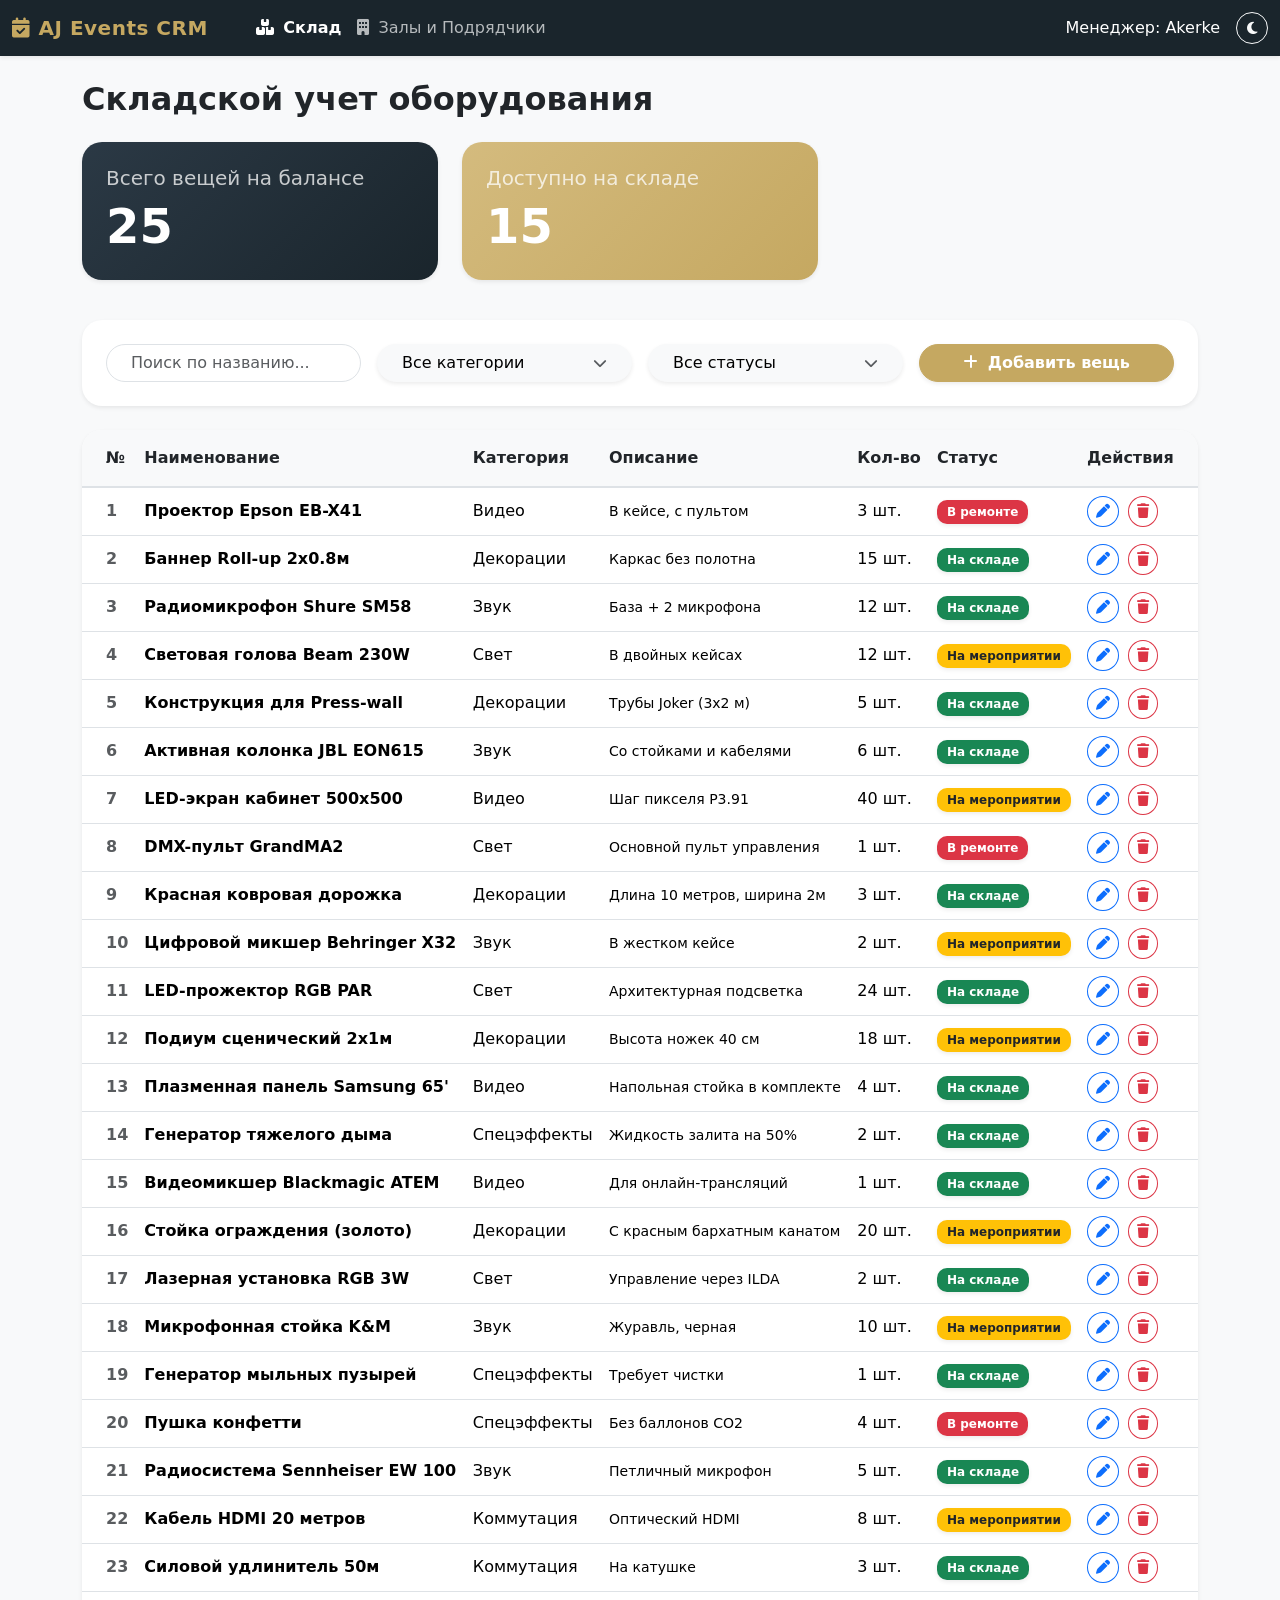
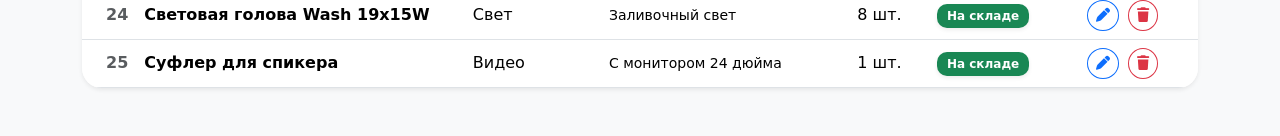
<file: index.html>
<!DOCTYPE html>
<html lang="ru">
<head>
    <meta charset="UTF-8">
    <meta name="viewport" content="width=device-width, initial-scale=1.0">
    <title>AJ Events - Web-CRM</title>
    
    <script>
        let savedTheme = localStorage.getItem('crm_theme') || 'light';
        document.documentElement.setAttribute('data-bs-theme', savedTheme);
    </script>

    <link href="https://cdn.jsdelivr.net/npm/bootstrap@5.3.0/dist/css/bootstrap.min.css" rel="stylesheet">
    <link rel="stylesheet" href="https://cdnjs.cloudflare.com/ajax/libs/font-awesome/6.4.0/css/all.min.css">
    <link rel="stylesheet" href="style.css">
</head>
<body class="bg-body-tertiary">

    <nav class="navbar navbar-expand-lg navbar-dark brand-navbar shadow-sm position-relative" style="z-index: 1000;">
        <div class="container-fluid">
            <a class="navbar-brand" href="index.html"><i class="fa-solid fa-calendar-check me-2"></i>AJ Events CRM</a>
            <button class="navbar-toggler" type="button" data-bs-toggle="collapse" data-bs-target="#navbarNav">
                <span class="navbar-toggler-icon"></span>
            </button>
            <div class="collapse navbar-collapse" id="navbarNav">
                <ul class="navbar-nav me-auto mb-2 mb-lg-0 ms-lg-4">
                    <li class="nav-item">
                        <a class="nav-link active fw-bold" href="index.html"><i class="fa-solid fa-boxes-stacked me-1"></i> Склад</a>
                    </li>
                    <li class="nav-item">
                        <a class="nav-link text-light" style="opacity: 0.7;" href="venues.html"><i class="fa-solid fa-building me-1"></i> Залы и Подрядчики</a>
                    </li>
                </ul>
                <div class="d-flex align-items-center mt-2 mt-lg-0">
                    <span class="navbar-text text-white me-3">
                        Менеджер: Akerke
                    </span>
                    <button class="btn btn-outline-light btn-sm rounded-circle position-relative" id="themeToggle" title="Сменить тему" style="width: 32px; height: 32px; z-index: 1000;">
                        <i class="fa-solid fa-moon"></i>
                    </button>
                </div>
            </div>
        </div>
    </nav>

    <div class="container mt-4 position-relative" style="z-index: 10;">
        <h2 class="mb-4 fw-bold">Складской учет оборудования</h2>

        <div class="row mb-4">
            <div class="col-md-4">
                <div class="card brand-card-blue text-white mb-3 shadow-sm custom-rounded border-0 card-hover">
                    <div class="card-body p-4">
                        <h5 class="card-title opacity-75">Всего вещей на балансе</h5>
                        <h2 id="totalItems" class="fw-bold mb-0 display-5">0</h2>
                    </div>
                </div>
            </div>
            <div class="col-md-4">
                <div class="card brand-card-gold text-white mb-3 shadow-sm custom-rounded border-0 card-hover">
                    <div class="card-body p-4">
                        <h5 class="card-title opacity-75">Доступно на складе</h5>
                        <h2 id="availableItems" class="fw-bold mb-0 display-5">0</h2>
                    </div>
                </div>
            </div>
        </div>

        <div class="card shadow-sm mb-4 border-0 bg-body custom-rounded">
            <div class="card-body row align-items-center g-3 p-4">
                <div class="col-md-3">
                    <input type="text" id="searchInput" class="form-control rounded-pill px-4" placeholder="Поиск по названию...">
                </div>
                
                <div class="col-md-3">
                    <div class="dropdown w-100">
                        <button class="btn btn-light w-100 text-start d-flex justify-content-between align-items-center rounded-pill px-4 shadow-sm custom-select-btn" type="button" data-bs-toggle="dropdown" id="catBtn">
                            <span id="catText">Все категории</span>
                            <i class="fa-solid fa-chevron-down text-muted small"></i>
                        </button>
                        <ul class="dropdown-menu w-100 shadow-lg border-0 custom-dropdown-menu dropdown-anim" id="filterCategoryMenu"></ul>
                    </div>
                    <input type="hidden" id="filterCategory" value="All">
                </div>

                <div class="col-md-3">
                    <div class="dropdown w-100">
                        <button class="btn btn-light w-100 text-start d-flex justify-content-between align-items-center rounded-pill px-4 shadow-sm custom-select-btn" type="button" data-bs-toggle="dropdown" id="statBtn">
                            <span id="statText">Все статусы</span>
                            <i class="fa-solid fa-chevron-down text-muted small"></i>
                        </button>
                        <ul class="dropdown-menu w-100 shadow-lg border-0 custom-dropdown-menu dropdown-anim" id="filterStatusMenu"></ul>
                    </div>
                    <input type="hidden" id="filterStatus" value="All">
                </div>

                <div class="col-md-3 text-end">
                    <button class="btn btn-brand-gold w-100 fw-bold rounded-pill shadow-sm" id="openAddModalBtn">
                        <i class="fa-solid fa-plus me-1"></i> Добавить вещь
                    </button>
                </div>
            </div>
        </div>

        <div class="card shadow-sm border-0 bg-body custom-rounded overflow-hidden mb-5">
            <div class="card-body p-0 table-responsive">
                <table class="table table-hover mb-0 align-middle">
                    <thead class="custom-thead">
                        <tr>
                            <th class="ps-4">№</th>
                            <th>Наименование</th>
                            <th>Категория</th>
                            <th>Описание</th>
                            <th>Кол-во</th>
                            <th>Статус</th>
                            <th class="pe-4">Действия</th>
                        </tr>
                    </thead>
                    <tbody id="inventoryTable">
                    </tbody>
                </table>
            </div>
        </div>
    </div>

    <div class="modal fade" id="itemModal" tabindex="-1">
        <div class="modal-dialog modal-dialog-centered">
            <div class="modal-content custom-rounded border-0 shadow-lg modal-anim">
                <div class="modal-header border-0 pb-0">
                    <h5 class="modal-title fw-bold fs-4" id="modalTitle">Новое оборудование</h5>
                    <button type="button" class="btn-close" data-bs-dismiss="modal"></button>
                </div>
                <div class="modal-body">
                    <form id="itemForm">
                        <input type="hidden" id="itemId">
                        <div class="mb-3">
                            <label class="form-label text-muted small fw-bold text-uppercase ms-2">Наименование</label>
                            <input type="text" class="form-control rounded-pill px-3" id="itemName" required>
                        </div>
                        <div class="mb-3">
                            <label class="form-label text-muted small fw-bold text-uppercase ms-2">Категория (Выберите или впишите)</label>
                            <input type="text" class="form-control rounded-pill px-3" id="itemCategory" list="categoryList" placeholder="Например: Мебель" required>
                            <datalist id="categoryList"></datalist>
                        </div>
                        <div class="mb-3">
                            <label class="form-label text-muted small fw-bold text-uppercase ms-2">Описание</label>
                            <textarea class="form-control custom-rounded p-3" id="itemDesc" rows="2" placeholder="Комплектация, комментарий..."></textarea>
                        </div>
                        <div class="row">
                            <div class="col-md-6 mb-3">
                                <label class="form-label text-muted small fw-bold text-uppercase ms-2">Кол-во</label>
                                <input type="number" class="form-control rounded-pill px-3" id="itemQty" min="1" required>
                            </div>
                            <div class="col-md-6 mb-3">
                                <label class="form-label text-muted small fw-bold text-uppercase ms-2">Статус (Выберите или впишите)</label>
                                <input type="text" class="form-control rounded-pill px-3" id="itemStatus" list="statusList" placeholder="Например: Списано" required>
                                <datalist id="statusList"></datalist>
                            </div>
                        </div>
                    </form>
                </div>
                <div class="modal-footer border-0 pt-0">
                    <button type="button" class="btn btn-light rounded-pill px-4" data-bs-dismiss="modal">Отмена</button>
                    <button type="button" class="btn btn-brand-gold rounded-pill px-4 fw-bold" id="saveItemBtn">Сохранить</button>
                </div>
            </div>
        </div>
    </div>

    <div class="modal fade" id="deleteModal" tabindex="-1">
        <div class="modal-dialog modal-dialog-centered modal-sm">
            <div class="modal-content custom-rounded border-0 shadow-lg modal-anim text-center p-4">
                <div class="modal-body p-0">
                    <div class="mb-3">
                        <div class="d-inline-flex align-items-center justify-content-center bg-danger bg-opacity-10 text-danger rounded-circle" style="width: 80px; height: 80px;">
                            <i class="fa-solid fa-trash-can fs-1"></i>
                        </div>
                    </div>
                    <h4 class="fw-bold mb-2">Удалить вещь?</h4>
                    <p class="text-muted mb-4">Эта вещь будет безвозвратно удалена из базы склада.</p>
                    <input type="hidden" id="deleteItemId">
                    <div class="d-grid gap-2">
                        <button type="button" class="btn btn-danger rounded-pill fw-bold py-2" id="confirmDeleteBtn">Да, удалить</button>
                        <button type="button" class="btn btn-light rounded-pill py-2" data-bs-dismiss="modal">Отмена</button>
                    </div>
                </div>
            </div>
        </div>
    </div>

    <script src="https://code.jquery.com/jquery-3.7.0.min.js"></script>
    <script src="https://cdn.jsdelivr.net/npm/bootstrap@5.3.0/dist/js/bootstrap.bundle.min.js"></script>
    <script src="app.js"></script>
</body>
</html>
</file>
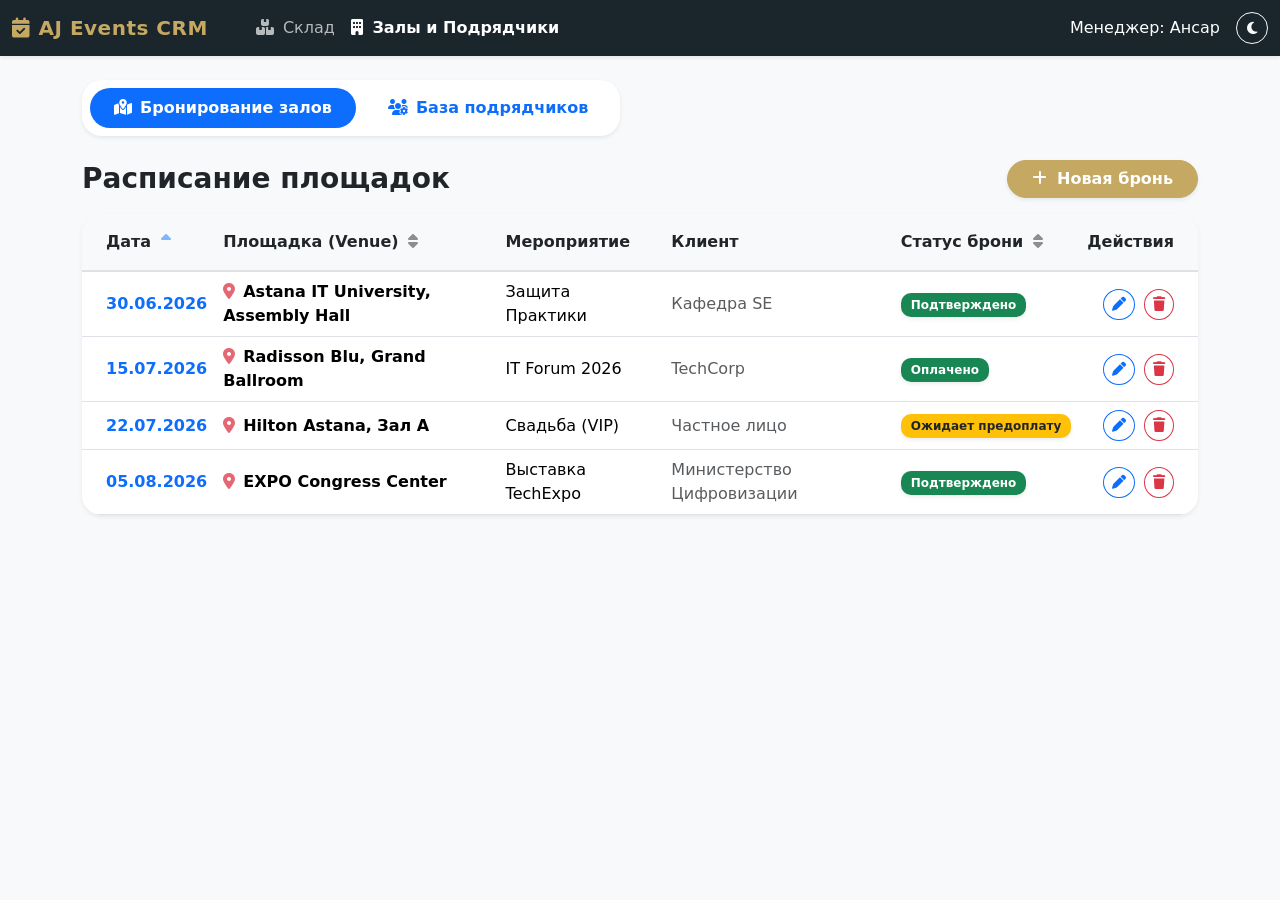
<file: venues.html>
<!DOCTYPE html>
<html lang="ru">
<head>
    <meta charset="UTF-8">
    <meta name="viewport" content="width=device-width, initial-scale=1.0">
    <title>AJ Events - Залы и Подрядчики</title>
    
    <script>
        let savedTheme = localStorage.getItem('crm_theme') || 'light';
        document.documentElement.setAttribute('data-bs-theme', savedTheme);
    </script>

    <link href="https://cdn.jsdelivr.net/npm/bootstrap@5.3.0/dist/css/bootstrap.min.css" rel="stylesheet">
    <link rel="stylesheet" href="https://cdnjs.cloudflare.com/ajax/libs/font-awesome/6.4.0/css/all.min.css">
    <link rel="stylesheet" href="style.css">
</head>
<body class="bg-body-tertiary">

    <nav class="navbar navbar-expand-lg navbar-dark brand-navbar shadow-sm position-relative" style="z-index: 1000;">
        <div class="container-fluid">
            <a class="navbar-brand" href="index.html"><i class="fa-solid fa-calendar-check me-2"></i>AJ Events CRM</a>
            <button class="navbar-toggler" type="button" data-bs-toggle="collapse" data-bs-target="#navbarNav">
                <span class="navbar-toggler-icon"></span>
            </button>
            <div class="collapse navbar-collapse" id="navbarNav">
                <ul class="navbar-nav me-auto mb-2 mb-lg-0 ms-lg-4">
                    <li class="nav-item">
                        <a class="nav-link text-light" style="opacity: 0.7;" href="index.html"><i class="fa-solid fa-boxes-stacked me-1"></i> Склад</a>
                    </li>
                    <li class="nav-item">
                        <a class="nav-link active fw-bold" href="venues.html"><i class="fa-solid fa-building me-1"></i> Залы и Подрядчики</a>
                    </li>
                </ul>
                <div class="d-flex align-items-center mt-2 mt-lg-0">
                    <span class="navbar-text text-white me-3">Менеджер: Ансар</span>
                    <button class="btn btn-outline-light btn-sm rounded-circle position-relative" id="themeToggle" title="Сменить тему" style="width: 32px; height: 32px; z-index: 1000;">
                        <i class="fa-solid fa-moon"></i>
                    </button>
                </div>
            </div>
        </div>
    </nav>

    <div class="container mt-4 position-relative" style="z-index: 10;">
        
        <ul class="nav nav-pills mb-4 bg-body custom-rounded p-2 shadow-sm d-inline-flex" id="pills-tab" role="tablist">
            <li class="nav-item" role="presentation">
                <button class="nav-link active rounded-pill px-4 fw-bold" id="pills-venues-tab" data-bs-toggle="pill" data-bs-target="#pills-venues" type="button" role="tab">
                    <i class="fa-solid fa-map-location-dot me-2"></i>Бронирование залов
                </button>
            </li>
            <li class="nav-item" role="presentation">
                <button class="nav-link rounded-pill px-4 fw-bold ms-2" id="pills-contractors-tab" data-bs-toggle="pill" data-bs-target="#pills-contractors" type="button" role="tab">
                    <i class="fa-solid fa-users-gear me-2"></i>База подрядчиков
                </button>
            </li>
        </ul>

        <div class="tab-content" id="pills-tabContent">
            
            <div class="tab-pane fade show active" id="pills-venues" role="tabpanel">
                <div class="d-flex justify-content-between align-items-center mb-3">
                    <h3 class="fw-bold mb-0">Расписание площадок</h3>
                    <button class="btn btn-brand-gold rounded-pill px-4 shadow-sm fw-bold" id="openAddVenueBtn">
                        <i class="fa-solid fa-plus me-1"></i> Новая бронь
                    </button>
                </div>
                <div class="card shadow-sm border-0 bg-body custom-rounded overflow-hidden">
                    <div class="card-body p-0 table-responsive">
                        <table class="table table-hover mb-0 align-middle">
                            <thead class="custom-thead">
                                <tr>
                                    <th class="ps-4 sortable user-select-none" data-col="date" style="cursor: pointer;" title="Сортировать по дате">
                                        Дата <i class="fa-solid fa-sort ms-1 opacity-50 sort-icon"></i>
                                    </th>
                                    <th class="sortable user-select-none" data-col="venue" style="cursor: pointer;" title="Сортировать по площадке">
                                        Площадка (Venue) <i class="fa-solid fa-sort ms-1 opacity-50 sort-icon"></i>
                                    </th>
                                    <th>Мероприятие</th>
                                    <th>Клиент</th>
                                    <th class="sortable user-select-none" data-col="status" style="cursor: pointer;" title="Сортировать по статусу">
                                        Статус брони <i class="fa-solid fa-sort ms-1 opacity-50 sort-icon"></i>
                                    </th>
                                    <th class="pe-4 text-end">Действия</th>
                                </tr>
                            </thead>
                            <tbody id="venuesTable">
                            </tbody>
                        </table>
                    </div>
                </div>
            </div>

            <div class="tab-pane fade" id="pills-contractors" role="tabpanel">
                <div class="d-flex justify-content-between align-items-center mb-3">
                    <h3 class="fw-bold mb-0">Наши подрядчики (Contractors)</h3>
                    <button class="btn btn-brand-gold rounded-pill px-4 shadow-sm fw-bold" id="openAddContractorBtn">
                        <i class="fa-solid fa-user-plus me-1"></i> Добавить
                    </button>
                </div>
                <div class="row g-4" id="contractorsGrid">
                </div>
            </div>
        </div>
    </div>

    <div class="modal fade" id="venueModal" tabindex="-1">
        <div class="modal-dialog modal-dialog-centered">
            <div class="modal-content custom-rounded border-0 shadow-lg modal-anim">
                <div class="modal-header border-0 pb-0">
                    <h5 class="modal-title fw-bold fs-4" id="venueModalTitle">Забронировать площадку</h5>
                    <button type="button" class="btn-close" data-bs-dismiss="modal"></button>
                </div>
                <div class="modal-body">
                    <form id="venueForm">
                        <input type="hidden" id="vId">
                        <div class="mb-3">
                            <label class="form-label text-muted small fw-bold text-uppercase ms-2">Дата</label>
                            <input type="date" class="form-control rounded-pill px-3" id="vDate" required>
                        </div>
                        <div class="mb-3">
                            <label class="form-label text-muted small fw-bold text-uppercase ms-2">Название площадки (Зала)</label>
                            <input type="text" class="form-control rounded-pill px-3" id="vName" required>
                        </div>
                        <div class="mb-3">
                            <label class="form-label text-muted small fw-bold text-uppercase ms-2">Мероприятие</label>
                            <input type="text" class="form-control rounded-pill px-3" id="vEvent" required>
                        </div>
                        <div class="row">
                            <div class="col-md-6 mb-3">
                                <label class="form-label text-muted small fw-bold text-uppercase ms-2">Клиент</label>
                                <input type="text" class="form-control rounded-pill px-3" id="vClient" required>
                            </div>
                            <div class="col-md-6 mb-3">
                                <label class="form-label text-muted small fw-bold text-uppercase ms-2">Статус (Впишите или выберите)</label>
                                <input type="text" class="form-control rounded-pill px-3" id="vStatus" list="vStatusList" placeholder="Статус..." required>
                                <datalist id="vStatusList">
                                    <option value="Ожидает предоплату"></option>
                                    <option value="Оплачено"></option>
                                    <option value="Подтверждено"></option>
                                </datalist>
                            </div>
                        </div>
                    </form>
                </div>
                <div class="modal-footer border-0 pt-0">
                    <button type="button" class="btn btn-light rounded-pill px-4" data-bs-dismiss="modal">Отмена</button>
                    <button type="button" class="btn btn-brand-gold rounded-pill px-4 fw-bold" id="saveVenueBtn">Сохранить</button>
                </div>
            </div>
        </div>
    </div>

    <div class="modal fade" id="contractorModal" tabindex="-1">
        <div class="modal-dialog modal-dialog-centered">
            <div class="modal-content custom-rounded border-0 shadow-lg modal-anim">
                <div class="modal-header border-0 pb-0">
                    <h5 class="modal-title fw-bold fs-4" id="contractorModalTitle">Новый подрядчик</h5>
                    <button type="button" class="btn-close" data-bs-dismiss="modal"></button>
                </div>
                <div class="modal-body">
                    <form id="contractorForm">
                        <input type="hidden" id="cId">
                        <div class="mb-3">
                            <label class="form-label text-muted small fw-bold text-uppercase ms-2">ФИО / Название компании</label>
                            <input type="text" class="form-control rounded-pill px-3" id="cName" required>
                        </div>
                        <div class="mb-3">
                            <label class="form-label text-muted small fw-bold text-uppercase ms-2">Профессия / Роль</label>
                            <input type="text" class="form-control rounded-pill px-3" id="cRole" placeholder="Например: Фотограф" required>
                        </div>
                        <div class="mb-3">
                            <label class="form-label text-muted small fw-bold text-uppercase ms-2">Контактный телефон</label>
                            <input type="text" class="form-control rounded-pill px-3" id="cPhone" placeholder="+7 (___) ___-__-__" required>
                        </div>
                        <div class="mb-3">
                            <label class="form-label text-muted small fw-bold text-uppercase ms-2">Иконка специализации (Впишите или выберите)</label>
                            <input type="text" class="form-control rounded-pill px-3" id="cIcon" list="cIconList" placeholder="fa-user, fa-star или свое..." required>
                            <datalist id="cIconList">
                                <option value="fa-user">Человек (Универсал)</option>
                                <option value="fa-headphones">Звукорежиссер</option>
                                <option value="fa-lightbulb">Световик</option>
                                <option value="fa-video">Видео/Трансляция</option>
                                <option value="fa-camera">Фотограф</option>
                                <option value="fa-truck-fast">Водитель/Логист</option>
                            </datalist>
                        </div>
                    </form>
                </div>
                <div class="modal-footer border-0 pt-0">
                    <button type="button" class="btn btn-light rounded-pill px-4" data-bs-dismiss="modal">Отмена</button>
                    <button type="button" class="btn btn-brand-gold rounded-pill px-4 fw-bold" id="saveContractorBtn">Сохранить</button>
                </div>
            </div>
        </div>
    </div>

    <div class="modal fade" id="deleteModal" tabindex="-1">
        <div class="modal-dialog modal-dialog-centered modal-sm">
            <div class="modal-content custom-rounded border-0 shadow-lg modal-anim text-center p-4">
                <div class="modal-body p-0">
                    <div class="mb-3">
                        <div class="d-inline-flex align-items-center justify-content-center bg-danger bg-opacity-10 text-danger rounded-circle" style="width: 80px; height: 80px;">
                            <i class="fa-solid fa-trash-can fs-1"></i>
                        </div>
                    </div>
                    <h4 class="fw-bold mb-2">Удалить?</h4>
                    <p class="text-muted mb-4">Эти данные будут безвозвратно удалены из базы.</p>
                    <input type="hidden" id="deleteTargetType">
                    <input type="hidden" id="deleteTargetId">
                    <div class="d-grid gap-2">
                        <button type="button" class="btn btn-danger rounded-pill fw-bold py-2" id="confirmDeleteBtn">Да, удалить</button>
                        <button type="button" class="btn btn-light rounded-pill py-2" data-bs-dismiss="modal">Отмена</button>
                    </div>
                </div>
            </div>
        </div>
    </div>

    <script src="https://code.jquery.com/jquery-3.7.0.min.js"></script>
    <script src="https://cdn.jsdelivr.net/npm/bootstrap@5.3.0/dist/js/bootstrap.bundle.min.js"></script>
    <script src="venues.js"></script>
</body>
</html>
</file>
<file: style.css>
:root {
    --brand-navy: #1a252c;     
    --brand-gold: #c5a861;     
    --brand-gold-hover: #b09556;
}

body, .card, .modal-content, .form-control, .btn, .dropdown-menu, th, td, span, i, div {
    transition: background-color 0.4s ease, color 0.4s ease, border-color 0.4s ease, box-shadow 0.4s ease;
}

.custom-rounded {
    border-radius: 20px !important;
}

.brand-navbar {
    background-color: var(--brand-navy) !important;
}
.navbar-brand {
    font-weight: 700;
    color: var(--brand-gold) !important;
    letter-spacing: 0.5px;
}

.brand-card-blue {
    background: linear-gradient(135deg, #2b3945, var(--brand-navy));
}
.brand-card-gold {
    background: linear-gradient(135deg, #d4bb7e, var(--brand-gold));
}
.card-hover {
    transition: transform 0.3s ease, box-shadow 0.3s ease;
}
.card-hover:hover {
    transform: translateY(-5px);
    box-shadow: 0 10px 20px rgba(0,0,0,0.1) !important;
}

.btn-brand-gold {
    background-color: var(--brand-gold);
    border-color: var(--brand-gold);
    color: #fff;
}
.btn-brand-gold:hover {
    background-color: var(--brand-gold-hover);
    border-color: var(--brand-gold-hover);
    color: #fff;
    transform: scale(1.02);
}

.animated-row {
    animation: slideInRow 0.4s ease-out forwards;
    opacity: 0;
}
@keyframes slideInRow {
    0% { opacity: 0; transform: translateX(-15px); }
    100% { opacity: 1; transform: translateX(0); }
}

.custom-dropdown-menu {
    border-radius: 16px !important;
    overflow: hidden;
    animation: dropAnim 0.3s cubic-bezier(0.175, 0.885, 0.32, 1.275) forwards;
    transform-origin: top;
    padding: 8px;
}
@keyframes dropAnim {
    0% { opacity: 0; transform: scaleY(0.5) translateY(-10px); }
    100% { opacity: 1; transform: scaleY(1) translateY(0); }
}
.dropdown-item {
    border-radius: 10px;
    margin-bottom: 2px;
}
.dropdown-item.active, .dropdown-item:active {
    background-color: var(--brand-navy);
    color: white;
}

.modal.fade .modal-dialog {
    transition: transform 0.3s ease-out;
    transform: scale(0.8);
}
.modal.show .modal-dialog {
    transform: scale(1);
}

.table-hover tbody tr:hover {
    cursor: pointer;
    background-color: rgba(197, 168, 97, 0.05) !important; 
}
.custom-thead th {
    background-color: #f8f9fa;
    color: #212529;
    border-bottom: 2px solid #dee2e6;
    padding-top: 16px;
    padding-bottom: 16px;
}

.badge { border-radius: 10px; padding: 6px 10px; font-weight: 600; }
.badge-custom-0 { background-color: #8e44ad; color: #fff; } 
.badge-custom-1 { background-color: #e67e22; color: #fff; } 
.badge-custom-2 { background-color: #16a085; color: #fff; } 
.badge-custom-3 { background-color: #2980b9; color: #fff; } 
.badge-custom-4 { background-color: #e84393; color: #fff; } 

[data-bs-theme="dark"] .custom-thead th {
    background-color: #24292d !important;
    color: #e9ecef !important;
    border-bottom: 2px solid #3b4248 !important;
}
[data-bs-theme="dark"] .bg-body-tertiary { background-color: #121212 !important; }
[data-bs-theme="dark"] .bg-body { background-color: #1e1e1e !important; }
[data-bs-theme="dark"] .modal-content { background-color: #1e1e1e !important; }
[data-bs-theme="dark"] .form-control {
    background-color: #2b3035 !important;
    border-color: #3b4248 !important;
    color: #fff !important;
}
[data-bs-theme="dark"] .custom-select-btn {
    background-color: #2b3035 !important;
    border-color: #3b4248 !important;
    color: #fff !important;
}
[data-bs-theme="dark"] .custom-dropdown-menu {
    background-color: #2b3035 !important;
}
[data-bs-theme="dark"] .dropdown-item {
    color: #e9ecef !important;
}
[data-bs-theme="dark"] .dropdown-item:hover {
    background-color: #3b4248 !important;
    color: white !important;
}
[data-bs-theme="dark"] .table-hover tbody tr:hover {
    background-color: #2b3035 !important;
}
</file>
